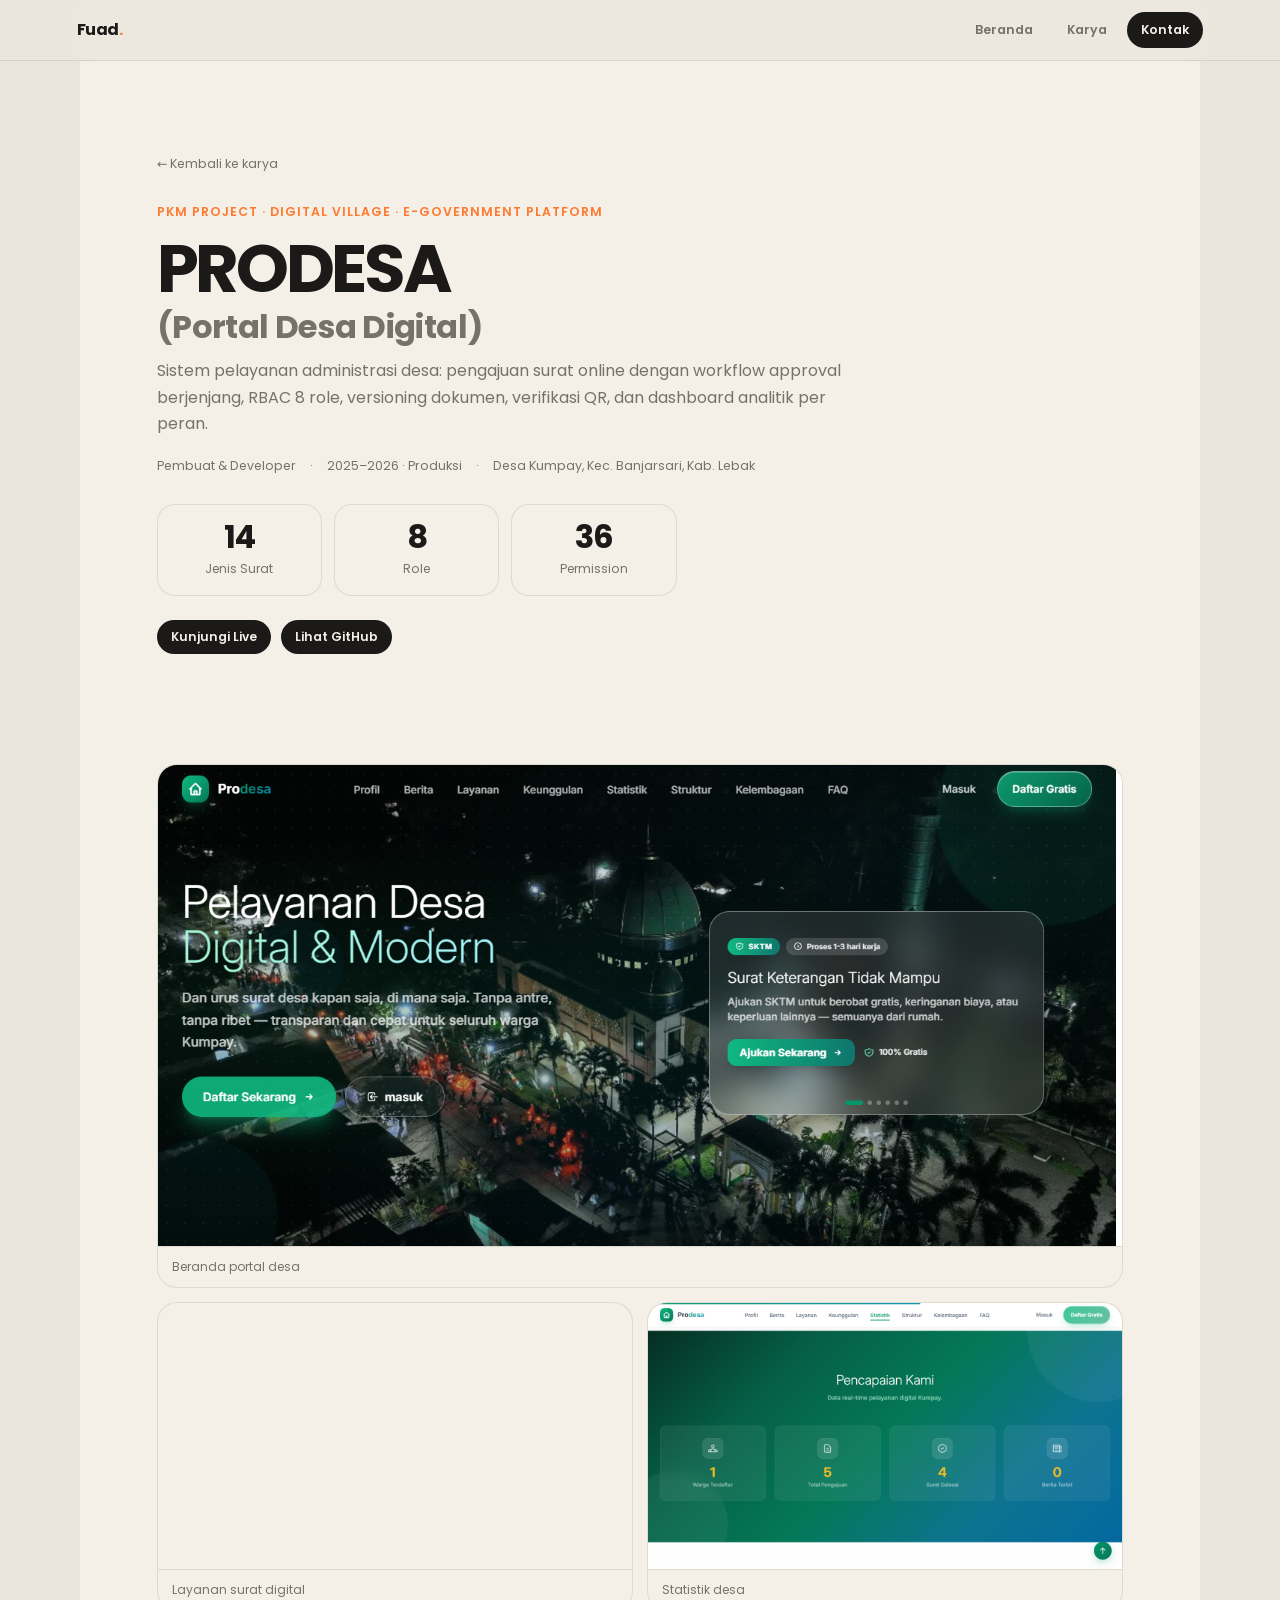
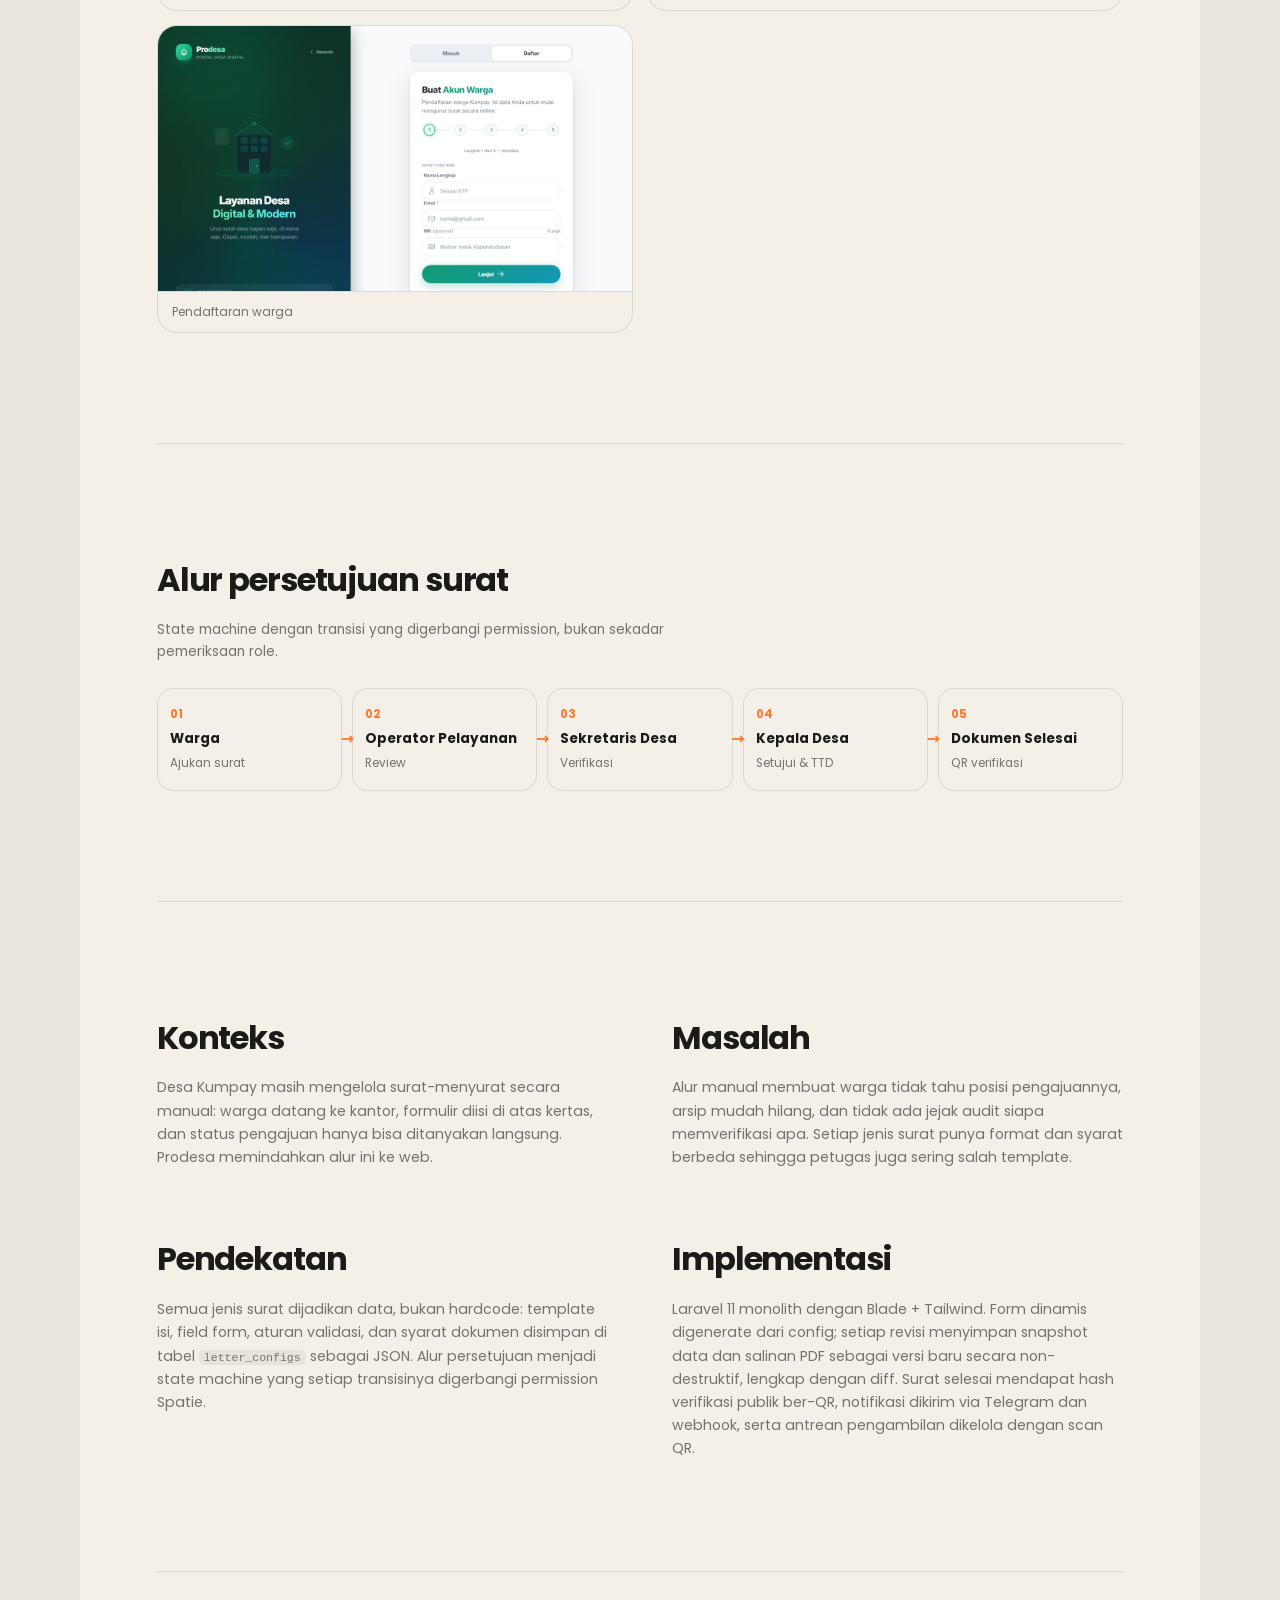
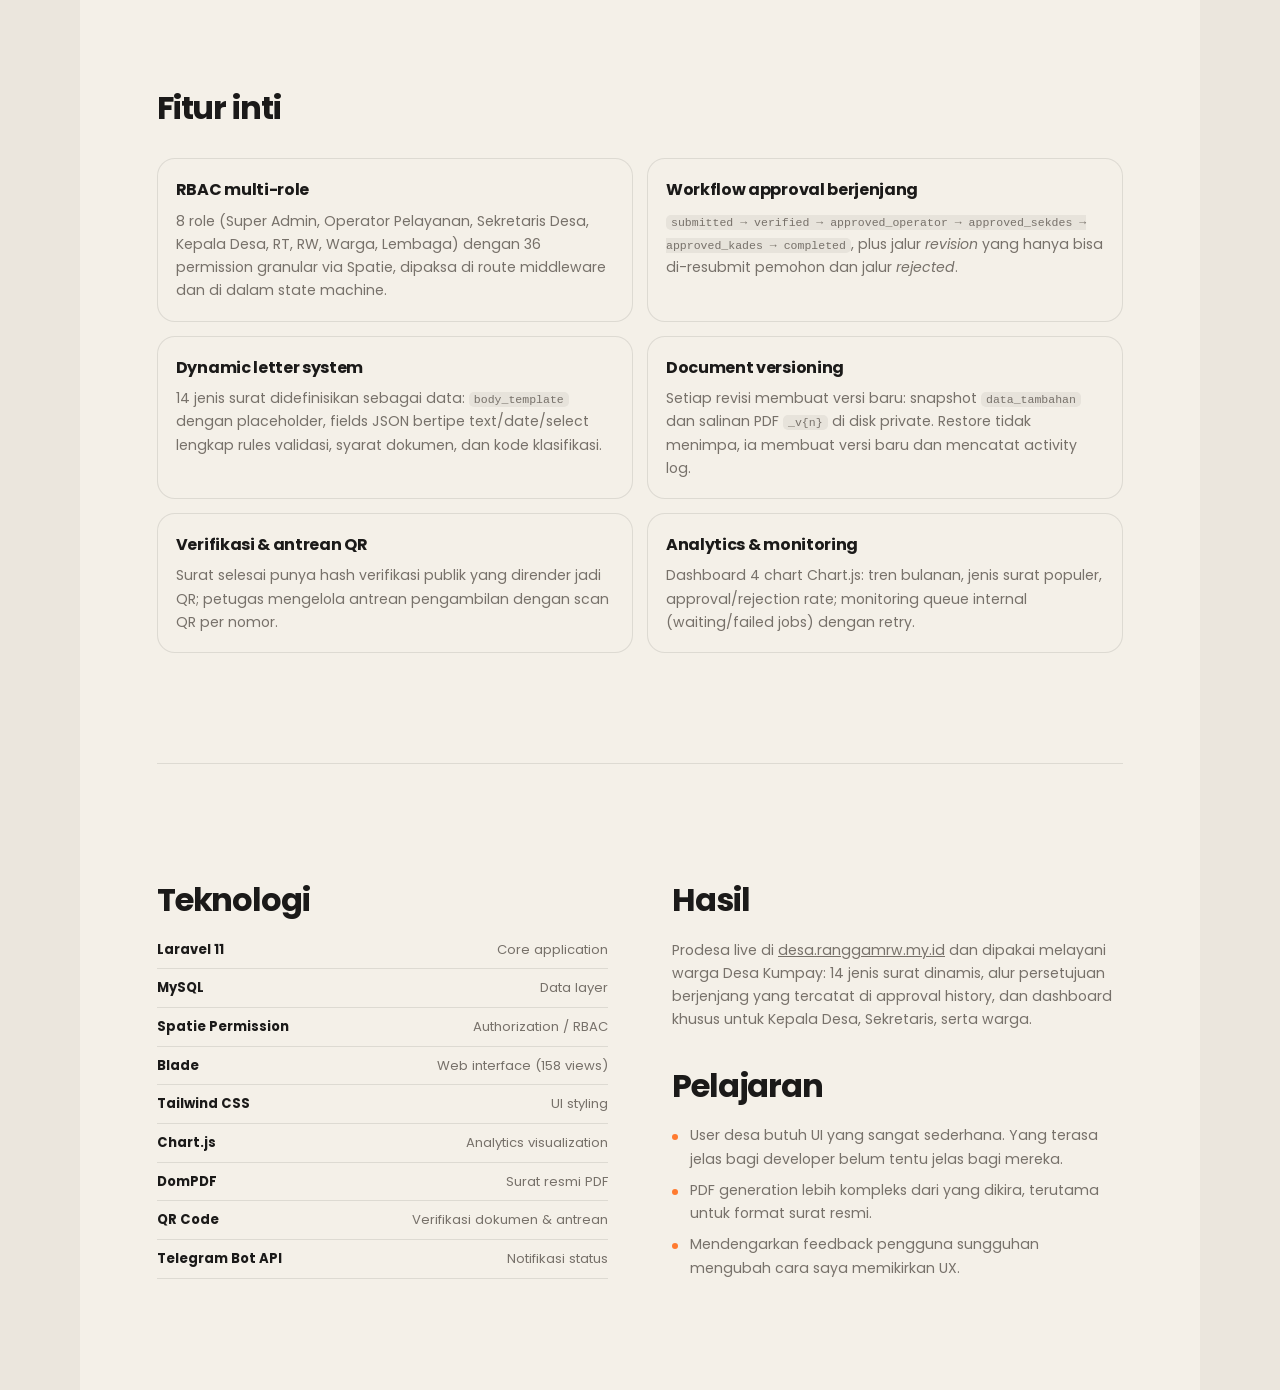
<file: prodesa.html>
<!DOCTYPE html>
<html lang="id">
<head>
<meta charset="UTF-8">
<meta name="viewport" content="width=device-width, initial-scale=1">
<title>PRODESA (Portal Desa Digital) — Detail Project</title>
<meta name="description" content="Detail PRODESA: sistem pelayanan administrasi desa dengan 14 jenis surat dinamis, alur persetujuan berjenjang, RBAC 8 role, dan verifikasi QR.">
<meta name="author" content="Muhammad Arif Fuad Shafwan">
<link rel="preconnect" href="https://fonts.googleapis.com">
<link rel="preconnect" href="https://fonts.gstatic.com" crossorigin>
<link rel="stylesheet" href="https://fonts.googleapis.com/css2?family=Poppins:wght@400;500;600;700;800&display=swap">
<link rel="icon" type="image/svg+xml" href="data:image/svg+xml,%3Csvg xmlns='http://www.w3.org/2000/svg' viewBox='0 0 64 64'%3E%3Crect width='64' height='64' rx='16' fill='%23f4f0e8'/%3E%3Ccircle cx='28' cy='28' r='15' fill='%232f5bff'/%3E%3Ccircle cx='46' cy='46' r='8' fill='%23ff7a2f'/%3E%3C/svg%3E">
<meta name="theme-color" content="#ebe6dd">
<link rel="stylesheet" href="style.css">
</head>
<body>

<nav class="nav" aria-label="Navigasi utama">
  <a class="nav-brand" href="index.html">Fuad<span>.</span></a>
  <button class="nav-toggle" type="button" aria-label="Buka menu" aria-expanded="false" aria-controls="navMenu"><span></span><span></span><span></span></button>
  <div class="nav-links" id="navMenu">
    <a href="index.html">Beranda</a>
    <a href="index.html#works">Karya</a>
    <a class="cta" href="index.html#contact">Kontak</a>
  </div>
</nav>

<main class="sheet detail" id="prodesaDetail">
  <section class="block detail-hero reveal">
    <a class="back" href="index.html#works">← Kembali ke karya</a>
    <div class="detail-kicker">PKM Project · Digital Village · e-Government Platform</div>
    <h1>PRODESA <span>(Portal Desa Digital)</span></h1>
    <p class="detail-lead">Sistem pelayanan administrasi desa: pengajuan surat online dengan workflow approval berjenjang, RBAC 8 role, versioning dokumen, verifikasi QR, dan dashboard analitik per peran.</p>
    <div class="detail-meta">
      <span>Pembuat &amp; Developer</span>
      <span>2025–2026 · Produksi</span>
      <span>Desa Kumpay, Kec. Banjarsari, Kab. Lebak</span>
    </div>
    <div class="detail-stats">
      <div><b>14</b><span>Jenis Surat</span></div>
      <div><b>8</b><span>Role</span></div>
      <div><b>36</b><span>Permission</span></div>
    </div>
    <div class="detail-links">
      <a class="proj-link" href="https://desa.ranggamrw.my.id" target="_blank" rel="noopener">Kunjungi Live</a>
      <a class="proj-link" href="https://github.com/ranggamaulana111111-bit/desamoderen" target="_blank" rel="noopener">Lihat GitHub</a>
    </div>
  </section>

  <section class="detail-gallery wf reveal" aria-label="Tampilan PRODESA">
    <figure class="shot shot-wide"><img src="img/prodesa-beranda.png" alt="Beranda portal PRODESA Desa Kumpay" loading="lazy" decoding="async"><figcaption>Beranda portal desa</figcaption></figure>
    <figure class="shot"><img src="img/prodesa-layanan.png" alt="Halaman layanan surat PRODESA" loading="lazy" decoding="async"><figcaption>Layanan surat digital</figcaption></figure>
    <figure class="shot"><img src="img/prodesa-statistik.png" alt="Statistik penggunaan PRODESA" loading="lazy" decoding="async"><figcaption>Statistik desa</figcaption></figure>
    <figure class="shot"><img src="img/prodesa-daftar.png" alt="Halaman pendaftaran warga PRODESA" loading="lazy" decoding="async"><figcaption>Pendaftaran warga</figcaption></figure>
  </section>

  <section class="block detail-block reveal">
    <h2>Alur persetujuan surat</h2>
    <p class="detail-note">State machine dengan transisi yang digerbangi permission, bukan sekadar pemeriksaan role.</p>
    <ol class="detail-flow">
      <li><b>01</b><strong>Warga</strong><span>Ajukan surat</span></li>
      <li><b>02</b><strong>Operator Pelayanan</strong><span>Review</span></li>
      <li><b>03</b><strong>Sekretaris Desa</strong><span>Verifikasi</span></li>
      <li><b>04</b><strong>Kepala Desa</strong><span>Setujui &amp; TTD</span></li>
      <li><b>05</b><strong>Dokumen Selesai</strong><span>QR verifikasi</span></li>
    </ol>
  </section>

  <section class="block detail-cols reveal">
    <article><h2>Konteks</h2><p>Desa Kumpay masih mengelola surat-menyurat secara manual: warga datang ke kantor, formulir diisi di atas kertas, dan status pengajuan hanya bisa ditanyakan langsung. Prodesa memindahkan alur ini ke web.</p></article>
    <article><h2>Masalah</h2><p>Alur manual membuat warga tidak tahu posisi pengajuannya, arsip mudah hilang, dan tidak ada jejak audit siapa memverifikasi apa. Setiap jenis surat punya format dan syarat berbeda sehingga petugas juga sering salah template.</p></article>
    <article><h2>Pendekatan</h2><p>Semua jenis surat dijadikan data, bukan hardcode: template isi, field form, aturan validasi, dan syarat dokumen disimpan di tabel <code>letter_configs</code> sebagai JSON. Alur persetujuan menjadi state machine yang setiap transisinya digerbangi permission Spatie.</p></article>
    <article><h2>Implementasi</h2><p>Laravel 11 monolith dengan Blade + Tailwind. Form dinamis digenerate dari config; setiap revisi menyimpan snapshot data dan salinan PDF sebagai versi baru secara non-destruktif, lengkap dengan diff. Surat selesai mendapat hash verifikasi publik ber-QR, notifikasi dikirim via Telegram dan webhook, serta antrean pengambilan dikelola dengan scan QR.</p></article>
  </section>

  <section class="block detail-block reveal">
    <h2>Fitur inti</h2>
    <div class="feature-list">
      <article><h3>RBAC multi-role</h3><p>8 role (Super Admin, Operator Pelayanan, Sekretaris Desa, Kepala Desa, RT, RW, Warga, Lembaga) dengan 36 permission granular via Spatie, dipaksa di route middleware dan di dalam state machine.</p></article>
      <article><h3>Workflow approval berjenjang</h3><p><code>submitted → verified → approved_operator → approved_sekdes → approved_kades → completed</code>, plus jalur <em>revision</em> yang hanya bisa di-resubmit pemohon dan jalur <em>rejected</em>.</p></article>
      <article><h3>Dynamic letter system</h3><p>14 jenis surat didefinisikan sebagai data: <code>body_template</code> dengan placeholder, fields JSON bertipe text/date/select lengkap rules validasi, syarat dokumen, dan kode klasifikasi.</p></article>
      <article><h3>Document versioning</h3><p>Setiap revisi membuat versi baru: snapshot <code>data_tambahan</code> dan salinan PDF <code>_v{n}</code> di disk private. Restore tidak menimpa, ia membuat versi baru dan mencatat activity log.</p></article>
      <article><h3>Verifikasi &amp; antrean QR</h3><p>Surat selesai punya hash verifikasi publik yang dirender jadi QR; petugas mengelola antrean pengambilan dengan scan QR per nomor.</p></article>
      <article><h3>Analytics &amp; monitoring</h3><p>Dashboard 4 chart Chart.js: tren bulanan, jenis surat populer, approval/rejection rate; monitoring queue internal (waiting/failed jobs) dengan retry.</p></article>
    </div>
  </section>

  <section class="block detail-cols reveal">
    <article><h2>Teknologi</h2><ul class="detail-tags">
      <li><b>Laravel 11</b><span>Core application</span></li>
      <li><b>MySQL</b><span>Data layer</span></li>
      <li><b>Spatie Permission</b><span>Authorization / RBAC</span></li>
      <li><b>Blade</b><span>Web interface (158 views)</span></li>
      <li><b>Tailwind CSS</b><span>UI styling</span></li>
      <li><b>Chart.js</b><span>Analytics visualization</span></li>
      <li><b>DomPDF</b><span>Surat resmi PDF</span></li>
      <li><b>QR Code</b><span>Verifikasi dokumen &amp; antrean</span></li>
      <li><b>Telegram Bot API</b><span>Notifikasi status</span></li>
    </ul></article>
    <article><h2>Hasil</h2><p>Prodesa live di <a href="https://desa.ranggamrw.my.id" target="_blank" rel="noopener">desa.ranggamrw.my.id</a> dan dipakai melayani warga Desa Kumpay: 14 jenis surat dinamis, alur persetujuan berjenjang yang tercatat di approval history, dan dashboard khusus untuk Kepala Desa, Sekretaris, serta warga.</p>
      <h2 class="detail-sub">Pelajaran</h2>
      <ul class="detail-lessons">
        <li>User desa butuh UI yang sangat sederhana. Yang terasa jelas bagi developer belum tentu jelas bagi mereka.</li>
        <li>PDF generation lebih kompleks dari yang dikira, terutama untuk format surat resmi.</li>
        <li>Mendengarkan feedback pengguna sungguhan mengubah cara saya memikirkan UX.</li>
      </ul>
    </article>
  </section>
</main>

<div class="lb" id="lb" role="dialog" aria-modal="true" aria-label="Tampilan gambar diperbesar" hidden>
  <button class="x" id="lbClose" type="button" aria-label="Tutup">&times;</button>
  <button class="p" id="lbPrev" type="button" aria-label="Gambar sebelumnya">&#8249;</button>
  <img id="lbImg" alt="">
  <button class="n" id="lbNext" type="button" aria-label="Gambar berikutnya">&#8250;</button>
  <div class="meta"><b id="lbCap"></b><span id="lbCount"></span></div>
</div>

<script src="script.js" defer></script>
</body>
</html>
</file>
<file: style.css>
/* Portofolio — gaya tampilan */
:root {
  --bg: #ebe6dd;
  --sheet: #f4f0e8;
  --ink: #1b1a19;
  --muted: #77716a;
  --line: rgba(27, 26, 25, .1);
  --orange: #ff7a2f;
  --blue: #2f5bff;
  --green: #2fbf6c;
}
* { box-sizing: border-box; margin: 0; padding: 0; }
html { scroll-behavior: smooth; }
body {
  background: var(--bg); color: var(--ink);
  font-family: "Poppins", "Segoe UI", system-ui, -apple-system, sans-serif;
  line-height: 1.65; overflow-x: hidden;
}
a { color: inherit; }
a:focus-visible { outline: 3px solid var(--blue); outline-offset: 3px; }
img { display: block; max-width: 100%; }

/* Hero 3D */
.hero { position: relative; height: 100vh; min-height: 520px; display: grid; place-items: end center; overflow: hidden; }
#heroCanvas { position: absolute; inset: 0; width: 100%; height: 100%; }
.hero-cap { position: relative; text-align: center; padding-bottom: 36px; color: var(--muted); font-size: .85rem; letter-spacing: .08em; text-transform: uppercase; }
.hero-cap b { display: block; color: var(--ink); letter-spacing: -.01em; text-transform: none; font-size: 1.05rem; margin-bottom: 2px; }
.hero-cap i { display: block; margin: 12px auto 0; width: 22px; height: 36px; border: 2px solid var(--muted); border-radius: 12px; position: relative; }
.hero-cap i::after { content: ""; position: absolute; left: 50%; top: 7px; width: 3px; height: 7px; margin-left: -1.5px; border-radius: 2px; background: var(--muted); animation: wheel 1.6s infinite; }
.hero-actions { display: flex; justify-content: center; gap: 10px; margin-top: 16px; text-transform: none; letter-spacing: 0; }
.btn { display: inline-flex; align-items: center; justify-content: center; min-height: 40px; padding: 0 18px; border-radius: 999px; border: 1px solid var(--line); background: rgba(255, 255, 255, .72); color: var(--ink); text-decoration: none; font-size: .8rem; font-weight: 600; transition: transform .2s, background .2s, border-color .2s; }
.btn:hover { transform: translateY(-2px); border-color: var(--ink); }
.btn.solid { background: var(--ink); border-color: var(--ink); color: var(--sheet); }
.btn.solid:hover { background: var(--orange); border-color: var(--orange); }
/* Navigasi atas */
.nav { position: fixed; top: 0; left: 0; right: 0; z-index: 40; display: flex; align-items: center; justify-content: space-between; gap: 16px; padding: 12px clamp(18px, 6vw, 80px); background: rgba(235, 230, 221, .82); -webkit-backdrop-filter: blur(14px); backdrop-filter: blur(14px); border-bottom: 1px solid var(--line); transition: padding .25s, background .25s; }
.nav.scrolled { padding: 8px clamp(18px, 6vw, 80px); background: rgba(235, 230, 221, .92); }
.nav-brand { font-size: 1rem; font-weight: 700; letter-spacing: -.03em; text-decoration: none; white-space: nowrap; }
.nav-brand span { color: var(--orange); }
.nav-links { display: flex; align-items: center; gap: 6px; }
.nav-links a { display: inline-flex; align-items: center; min-height: 36px; padding: 0 14px; border-radius: 999px; text-decoration: none; font-size: .78rem; font-weight: 600; color: var(--muted); white-space: nowrap; transition: color .2s, background .2s; }
.nav-links a:hover { color: var(--ink); background: rgba(27, 26, 25, .07); }
.nav-links a.cta { background: var(--ink); color: var(--sheet); }
.nav-links a.cta:hover { background: var(--orange); color: var(--sheet); }
.nav-toggle { display: none; width: 38px; height: 38px; border: 0; border-radius: 10px; background: rgba(27, 26, 25, .06); cursor: pointer; flex-direction: column; align-items: center; justify-content: center; gap: 4px; }
.nav-toggle span { width: 18px; height: 2px; background: var(--ink); border-radius: 2px; transition: transform .25s, opacity .25s; }
.nav-toggle[aria-expanded="true"] span:nth-child(1) { transform: translateY(6px) rotate(45deg); }
.nav-toggle[aria-expanded="true"] span:nth-child(2) { opacity: 0; }
.nav-toggle[aria-expanded="true"] span:nth-child(3) { transform: translateY(-6px) rotate(-45deg); }
html.respect-rm .nav-links a { transition: none; }
#works, #contact { scroll-margin-top: 76px; }
@media (max-width: 640px) {
  .nav { padding: 10px 16px; }
  .nav-brand { font-size: .92rem; }
  .nav-toggle { display: flex; }
  .nav-links { position: absolute; top: 100%; left: 0; right: 0; flex-direction: column; align-items: stretch; gap: 4px; padding: 10px 16px 16px; background: rgba(235, 230, 221, .96); backdrop-filter: blur(14px); border-bottom: 1px solid var(--line); display: none; }
  .nav-links.open { display: flex; }
  .nav-links a { justify-content: center; }
}
@keyframes wheel { 0% { opacity: 1; transform: translateY(0); } 100% { opacity: 0; transform: translateY(10px); } }

/* Lembar utama ala halaman Behance */
.sheet { max-width: 1120px; margin: 0 auto; background: var(--sheet); padding: 0 clamp(18px, 6vw, 80px); }
.block { padding: clamp(56px, 9vw, 110px) 0; border-top: 1px solid var(--line); }
.block:first-child { border-top: 0; }
h2.title { font-size: clamp(1.8rem, 4.5vw, 3rem); letter-spacing: -.035em; line-height: 1.1; text-align: center; }
.sub { text-align: center; color: var(--muted); font-size: .85rem; margin: 6px auto 0; max-width: 58ch; }
.title-wrap { position: relative; display: flex; justify-content: center; align-items: center; gap: 22px; margin-bottom: clamp(32px, 5vw, 56px); flex-wrap: wrap; }
.title-wrap .t { text-align: center; }
.sec-head { max-width: 780px; margin: 0 auto clamp(36px, 5vw, 60px); text-align: center; }
.sec-head h2 { font-size: clamp(2rem, 4.4vw, 3.4rem); letter-spacing: -.04em; line-height: 1.08; margin: 10px 0 12px; }
.sec-head p { color: var(--muted); max-width: 58ch; margin: 0 auto; }
.orbs { position: relative; width: 70px; height: 56px; }
.orb { position: absolute; border-radius: 50%; animation: float 5s ease-in-out infinite; }
.orb.big { width: 38px; height: 38px; left: 6px; top: 0; background: radial-gradient(circle at 30% 28%, #8fb0ff, var(--blue) 55%, #1b3bb8); box-shadow: 0 8px 14px rgba(47, 91, 255, .35); }
.orb.small { width: 16px; height: 16px; left: 44px; top: 36px; background: radial-gradient(circle at 30% 28%, #ffc08f, var(--orange) 60%, #c2410c); box-shadow: 0 5px 10px rgba(255, 122, 47, .4); animation-delay: -2s; }
.orbs.swap .orb.big { background: radial-gradient(circle at 30% 28%, #ffc08f, var(--orange) 55%, #c2410c); box-shadow: 0 8px 14px rgba(255, 122, 47, .35); }
.orbs.swap .orb.small { background: radial-gradient(circle at 30% 28%, #8fe8b5, var(--green) 60%, #17894a); box-shadow: 0 5px 10px rgba(47, 191, 108, .4); }
@keyframes float { 0%, 100% { transform: translateY(0); } 50% { transform: translateY(-8px); } }

/* Profil (meniru contoh): teks di kiri, perangkat 3D di kanan */
.hello { display: grid; grid-template-columns: 1fr 1.15fr; gap: clamp(20px, 4vw, 56px); align-items: center; }
.hello h2 { font-size: clamp(1.8rem, 3.4vw, 2.4rem); letter-spacing: -.03em; margin-bottom: 12px; min-height: 1.2em; }
.caret { display: inline-block; width: 3px; height: .85em; margin-left: 4px; background: currentColor; vertical-align: -.06em; animation: blink 1s steps(1) infinite; }
@keyframes blink { 50% { opacity: 0; } }
.hello p { color: var(--muted); text-align: justify; max-width: 470px; font-size: .92rem; }
.facts { list-style: none; display: grid; gap: 6px; margin-top: 18px; max-width: 430px; }
.facts li { display: flex; justify-content: space-between; gap: 18px; padding: 7px 0; border-bottom: 1px solid var(--line); font-size: .8rem; }
.facts span { color: var(--muted); }
.facts b { font-weight: 600; text-align: right; }
.device3d { position: relative; width: 100%; max-width: 620px; aspect-ratio: 1; justify-self: center; }
#deviceCanvas { position: absolute; inset: 0; width: 100%; height: 100%; }
.device { position: absolute; left: 50%; top: 50%; width: 52%; aspect-ratio: 1; margin: -26% 0 0 -26%; border-radius: 34px; background: linear-gradient(145deg, #fff, #ddd6c9); box-shadow: 0 30px 40px -16px rgba(0,0,0,.28), inset 0 -6px 10px rgba(0,0,0,.06); transform: rotate(-12deg); }
.device::before { content: ""; position: absolute; inset: 14% 16% 22% 12%; border-radius: 18px; background: #14151a; }
.device::after { content: ""; position: absolute; right: 10%; top: 28%; width: 9%; height: 9%; border-radius: 50%; background: var(--orange); box-shadow: 0 34px 0 -1px var(--orange); }
.device-photo { position: absolute; left: 12%; top: 14%; width: 72%; height: 64%; border-radius: 18px; object-fit: cover; box-shadow: 0 10px 22px -12px rgba(0,0,0,.55); }
.device3d.ok .device { display: none; }
.connect { margin-top: clamp(28px, 4vw, 48px); }
.connect h3 { font-size: 1.35rem; letter-spacing: -.03em; margin-bottom: 14px; }
.connect ul { list-style: none; display: grid; grid-template-columns: repeat(2, minmax(0, 1fr)); gap: 12px 28px; max-width: 460px; }
.connect li { display: flex; align-items: center; gap: 10px; font-size: .82rem; min-width: 0; }
.connect li span { min-width: 0; overflow-wrap: anywhere; }
.ico { flex: none; width: 20px; height: 20px; display: grid; place-items: center; color: var(--ink); font-style: normal; font-size: .7rem; font-weight: 700; }
.connect a { text-decoration: none; }
.connect a:hover { color: var(--orange); }
@media (max-width: 520px) { .connect ul { grid-template-columns: 1fr; } }

/* Education / career */
.two { display: grid; grid-template-columns: 1fr 1fr; gap: clamp(28px, 6vw, 80px); }
.two.spaced { margin-top: clamp(40px, 6vw, 72px); }
#notesList { display: grid; gap: 12px; max-width: 720px; margin: 0 auto; }
#testiList { display: grid; gap: 16px; max-width: 720px; margin: 0 auto; }
.note { padding: 12px 0; border-bottom: 1px solid var(--line); }
.note h3 { font-size: 1rem; letter-spacing: -.02em; }
.note p { color: var(--muted); font-size: .85rem; margin-top: 4px; }
.quote { border-left: 3px solid var(--orange); padding: 8px 16px; color: var(--muted); font-size: .9rem; }
.quote cite { display: block; margin-top: 6px; font-style: normal; font-weight: 600; color: var(--ink); font-size: .8rem; }
.two h3 { font-size: 1.6rem; letter-spacing: -.03em; margin-bottom: 18px; }
.tl { list-style: none; border-left: 2px solid var(--line); padding-left: 18px; }
.tl li { position: relative; margin-bottom: 20px; }
.tl li::before { content: ""; position: absolute; left: -24px; top: 9px; width: 8px; height: 8px; border-radius: 50%; background: var(--ink); }
.tl strong { display: block; font-size: 1rem; }
.tl small { display: block; color: var(--muted); font-size: .82rem; line-height: 1.5; }

/* Tools */
.tools { display: grid; grid-template-columns: repeat(3, 76px); gap: 22px 26px; margin-top: 4px; }
.tool { text-align: center; font-size: .7rem; color: var(--muted); }
.tile { width: 72px; height: 72px; border-radius: 20px; display: grid; place-items: center; color: #fff; font-weight: 800; font-size: 1.35rem; letter-spacing: -.04em; margin-bottom: 6px; background: linear-gradient(145deg, var(--c1), var(--c2));
        box-shadow: 0 14px 18px -8px rgba(0,0,0,.4), inset 0 2px 3px rgba(255,255,255,.35), inset 0 -4px 6px rgba(0,0,0,.18);
        transition: transform .3s; }
.tool:hover .tile { transform: translateY(-6px) rotate(-4deg); }
.skills { list-style: none; columns: 2; column-gap: 28px; font-size: .92rem; }
.skills li { break-inside: avoid; margin-bottom: 8px; padding-left: 16px; position: relative; }
.skills li::before { content: ""; position: absolute; left: 0; top: .6em; width: 6px; height: 6px; border-radius: 50%; background: var(--ink); }
.skills em { color: var(--muted); font-style: normal; font-size: .78rem; }

/* Karya */
.work { margin-bottom: clamp(56px, 8vw, 96px); }
.work:last-child { margin-bottom: 0; }
.work .img { border-radius: 22px; width: 100%; box-shadow: 0 24px 40px -22px rgba(0,0,0,.35); }
.work.wide .cap { text-align: center; margin-top: 18px; color: var(--muted); font-weight: 600; font-size: .95rem; }
.work.split { display: grid; grid-template-columns: 1fr 1fr; gap: clamp(24px, 6vw, 72px); align-items: center; }
.work.split.rev .media { order: 2; }
.work.split .media { display: grid; place-items: center; }
.work.split .media .img { max-height: 520px; width: auto; max-width: 100%; }
.work .txt h3 { font-size: clamp(1.3rem, 2.8vw, 1.9rem); letter-spacing: -.03em; line-height: 1.2; }
.work .txt .kicker { color: var(--orange); font-weight: 600; font-size: .78rem; letter-spacing: .06em; text-transform: uppercase; margin-bottom: 6px; }
.work .txt p { color: var(--muted); font-size: .92rem; margin: 12px 0 16px; }
.work .mini { font-size: .72rem; color: var(--muted); margin-bottom: 8px; }
.mini-tools { display: flex; gap: 8px; }
.mini-tools b { width: 30px; height: 30px; border-radius: 9px; display: grid; place-items: center; color: #fff; font-size: .66rem; background: linear-gradient(135deg, var(--c1), var(--c2)); }
.work.feature { display: grid; grid-template-columns: minmax(0, 1fr) minmax(0, 1.05fr); gap: clamp(28px, 5vw, 72px); align-items: start; padding: clamp(24px, 4vw, 44px); border: 1px solid var(--line); border-radius: 28px; background: rgba(255,255,255,.38); }
.work.feature .kicker { color: var(--orange); font-weight: 600; font-size: .78rem; letter-spacing: .06em; text-transform: uppercase; margin-bottom: 8px; }
.work.feature h3 { font-size: clamp(1.6rem, 3.2vw, 2.4rem); letter-spacing: -.03em; line-height: 1.15; }
.work.feature .lead { color: var(--muted); font-size: .93rem; margin: 14px 0; }
.feature-meta { display: flex; flex-wrap: wrap; gap: 6px 8px; color: var(--muted); font-size: .78rem; }
.feature-meta span + span::before { content: "·"; margin-right: 8px; }
.feature-stats { display: grid; grid-template-columns: repeat(3, 1fr); gap: 10px; margin: 18px 0; }
.feature-stats div { background: var(--sheet); border: 1px solid var(--line); border-radius: 16px; padding: 12px 8px; text-align: center; }
.feature-stats b { display: block; font-size: 1.55rem; line-height: 1; }
.feature-stats span { display: block; margin-top: 6px; color: var(--muted); font-size: .72rem; }
.feature-flow { list-style: none; display: grid; gap: 8px; margin: 0 0 18px; }
.feature-flow li { display: flex; align-items: center; gap: 10px; color: var(--muted); font-size: .82rem; }
.feature-flow b { flex: none; width: 22px; height: 22px; border-radius: 50%; background: var(--ink); color: var(--sheet); display: grid; place-items: center; font-size: .7rem; }
.feature-stack { display: flex; flex-wrap: wrap; gap: 6px; margin-bottom: 18px; }
.feature-stack .tag { border: 1px solid var(--line); border-radius: 999px; padding: 5px 10px; font-size: .7rem; color: var(--muted); background: rgba(255,255,255,.4); }
.feature-links { display: flex; flex-wrap: wrap; gap: 8px; margin-top: 18px; }
.proj-link { display: inline-flex; align-items: center; min-height: 34px; padding: 0 14px; border-radius: 999px; background: var(--ink); color: var(--sheet); text-decoration: none; font-size: .76rem; font-weight: 600; }
.proj-link:hover { background: var(--orange); }
.feature-media { display: grid; gap: 12px; }
.feature-main .img { aspect-ratio: 16/10; object-fit: cover; border-radius: 20px; }
.feature-thumbs { display: grid; grid-template-columns: 1fr 1fr; gap: 12px; }
.feature-thumbs .img { aspect-ratio: 4/3; object-fit: cover; border-radius: 14px; }
@media (max-width: 760px) { .work.feature { grid-template-columns: 1fr; padding: 20px; border-radius: 22px; } .feature-stats { gap: 8px; } .feature-thumbs { gap: 8px; } }
.work.row .head { text-align: center; margin-bottom: 24px; }
.work.row .head h3 { font-size: 1.05rem; }
.work.row .head span { color: var(--muted); font-size: .8rem; }
.row3 { display: grid; grid-template-columns: repeat(3, 1fr); gap: clamp(10px, 2.5vw, 28px); align-items: center; }
.row3 .img { border-radius: 18px; }
.row3 .img:nth-child(2) { transform: scale(1.06); }

/* Kontak */
/* Let's Collaborate: judul blur-in + pil kontak melayang (meniru contoh) */
.collab { text-align: center; }
.collab > .eyebrow { margin-bottom: 18px; }
.stage { position: relative; width: 100%; max-width: 940px; height: clamp(440px, 64vh, 560px); margin: 0 auto; }
.cl { position: absolute; left: 50%; top: 52%; transform: translate(-50%, -50%); width: 100%; font-size: clamp(2rem, 6.4vw, 4.2rem); font-weight: 800; letter-spacing: -.04em; line-height: 1.08; }
.cl .w, .stage .chip { opacity: 0; filter: blur(14px); transition: opacity .8s ease var(--od, 0s), filter .8s ease var(--od, 0s), transform .9s cubic-bezier(.2, .8, .2, 1) var(--od, 0s); }
.cl .w { display: inline-block; transform: translateY(14px); }
.cl .w:nth-child(1) { --d: 0s; --od: .3s; }
.cl .w:nth-child(2) { --d: .22s; --od: 0s; }
.stage.on .cl .w { opacity: 1; filter: none; transform: none; transition-delay: var(--d, 0s); }
.stage ul { list-style: none; }
.stage .chip { position: absolute; left: var(--x); top: var(--y); transform: translate(-50%, -50%) translateY(14px) scale(.92); }
.stage.on .chip { opacity: 1; filter: none; transform: translate(-50%, -50%); transition-delay: var(--d, 0s); }
.pill { display: flex; align-items: center; gap: 9px; padding: 6px 15px 6px 6px; border-radius: 999px; background: rgba(255, 255, 255, .72); border: 1px solid var(--line); box-shadow: 0 10px 22px -12px rgba(0, 0, 0, .3); font-size: .82rem; white-space: nowrap; color: var(--ink); text-decoration: none; animation: bob 5.2s ease-in-out infinite; animation-delay: var(--fd, 0s); }
a.pill:hover { border-color: var(--orange); color: var(--orange); }
.stage:not(.on) .pill { animation-play-state: paused; }
.pill .pi { flex: none; width: 26px; height: 26px; border-radius: 50%; background: var(--ink); color: var(--sheet); display: grid; place-items: center; font-size: .6rem; font-weight: 700; }
@keyframes bob { 0%, 100% { transform: translateY(0); } 50% { transform: translateY(-6px); } }
.stage.static .pill { animation: none; }
.stage.static .w, .stage.static .chip { transition: none; }
.ico svg { width: 15px; height: 15px; }
.cv { display: inline-flex; align-items: center; gap: 8px; margin-top: 28px; padding: 12px 26px; border-radius: 999px; background: var(--ink); color: var(--sheet); text-decoration: none; font-weight: 600; font-size: .9rem; transition: transform .25s ease, background .25s ease; }
.cv:hover { transform: translateY(-2px); background: var(--orange); }
.cv[hidden] { display: none; }
html.respect-rm .cv { transition: none; }
@media (max-width: 640px) {
  .stage { height: 520px; }
  .stage .chip { left: var(--mx); top: var(--my); }
  .pill { font-size: .76rem; }
}
footer { text-align: center; padding: 28px 16px 40px; color: var(--muted); font-size: .78rem; }

/* Lightbox */
.zoomable { cursor: zoom-in; }
.lb { position: fixed; inset: 0; z-index: 50; background: rgba(15, 14, 13, .93); display: grid; grid-template-rows: 1fr auto; place-items: center; padding: 56px 12px 18px; }
.lb[hidden] { display: none; }
.lb figure { display: contents; }
.lb img { max-width: min(94vw, 1200px); max-height: calc(100vh - 150px); object-fit: contain; border-radius: 12px; box-shadow: 0 30px 60px rgba(0,0,0,.5); touch-action: pan-y; }
.lb .meta { color: #d8d2c8; font-size: .85rem; text-align: center; padding-top: 14px; }
.lb .meta b { font-weight: 600; }
.lb .meta span { color: #9a948a; margin-left: 10px; }
.lb button { position: absolute; width: 46px; height: 46px; border-radius: 50%; border: 0; background: rgba(255,255,255,.14); color: #fff; font-size: 1.4rem; cursor: pointer; display: grid; place-items: center; transition: background .2s; }
.lb button:hover { background: rgba(255,255,255,.28); }
.lb button:focus-visible { outline: 3px solid #8fb0ff; outline-offset: 2px; }
.lb button[hidden] { display: none; }
.lb .x { top: 12px; right: 12px; }
.lb .p { left: 12px; top: 50%; transform: translateY(-50%); }
.lb .n { right: 12px; top: 50%; transform: translateY(-50%); }
@media (max-width: 760px) { .lb .p, .lb .n { top: auto; bottom: 14px; transform: none; } .lb .p { left: 14px; } .lb .n { right: 14px; } }

.reveal { opacity: 0; transform: translateY(26px); transition: opacity .8s ease, transform .8s ease; }
.reveal.in { opacity: 1; transform: none; }
/* Diterapkan lewat class agar ?motion=reduce juga mematikan animasi CSS,
   bukan hanya saat sistem operasi meminta "kurangi gerakan". */
html.respect-rm { scroll-behavior: auto; }
html.respect-rm .reveal { opacity: 1; transform: none; transition: none; }
html.respect-rm .orb, html.respect-rm .hero-cap i::after, html.respect-rm .caret, html.respect-rm .pill { animation: none; }
@media (max-width: 760px) {
  .hello, .two, .work.split { grid-template-columns: 1fr; }
  .work.split.rev .media { order: 0; }
  .device { margin-top: 10px; }
  .hero-actions { flex-wrap: wrap; }
  .row3 .img:nth-child(2) { transform: none; }
}

/* Detail project */
.detail-hero { padding-top: clamp(96px, 12vw, 150px); }
.back { display: inline-flex; align-items: center; color: var(--muted); text-decoration: none; font-size: .78rem; }
.back:hover { color: var(--orange); }
.detail-kicker { margin-top: 26px; color: var(--orange); font-weight: 600; font-size: .78rem; letter-spacing: .08em; text-transform: uppercase; }
.detail-hero h1 { font-size: clamp(2.2rem, 6vw, 4.2rem); line-height: 1.06; letter-spacing: -.05em; margin: 10px 0 14px; }
.detail-hero h1 span { display: block; font-size: .48em; color: var(--muted); letter-spacing: -.02em; margin-top: 6px; }
.detail-lead { max-width: 70ch; color: var(--muted); font-size: 1rem; }
.detail-meta { display: flex; flex-wrap: wrap; gap: 6px 14px; margin-top: 18px; color: var(--muted); font-size: .78rem; }
.detail-meta span + span::before { content: "·"; margin-right: 14px; }
.detail-stats { display: grid; grid-template-columns: repeat(3, 1fr); gap: 12px; margin-top: 28px; max-width: 520px; }
.detail-stats div { background: var(--sheet); border: 1px solid var(--line); border-radius: 18px; padding: 16px; text-align: center; }
.detail-stats b { display: block; font-size: 2rem; line-height: 1; letter-spacing: -.04em; }
.detail-stats span { display: block; margin-top: 6px; color: var(--muted); font-size: .76rem; }
.detail-links { display: flex; flex-wrap: wrap; gap: 10px; margin-top: 24px; }
.detail-gallery { display: grid; grid-template-columns: repeat(2, minmax(0, 1fr)); gap: 14px; padding-bottom: clamp(56px, 9vw, 110px); }
.shot { border: 1px solid var(--line); border-radius: 20px; overflow: hidden; background: var(--sheet); }
.shot-wide { grid-column: 1 / -1; }
.shot img { width: 100%; aspect-ratio: 16/9; object-fit: cover; object-position: top center; border-bottom: 1px solid var(--line); }
.shot-wide img { aspect-ratio: 16/8; }
.shot figcaption { padding: 10px 14px; color: var(--muted); font-size: .75rem; }
.detail-block h2, .detail-cols h2 { font-size: clamp(1.4rem, 3vw, 2rem); letter-spacing: -.035em; margin-bottom: 12px; }
.detail-note { color: var(--muted); font-size: .85rem; max-width: 62ch; }
.detail-flow { list-style: none; display: grid; grid-template-columns: repeat(5, minmax(0, 1fr)); gap: 10px; margin-top: 24px; }
.detail-flow li { position: relative; border: 1px solid var(--line); border-radius: 16px; padding: 16px 12px; background: var(--sheet); }
.detail-flow li:not(:last-child)::after { content: "→"; position: absolute; right: -13px; top: 50%; transform: translateY(-50%); color: var(--orange); font-weight: 700; z-index: 1; }
.detail-flow b { display: block; color: var(--orange); font-size: .72rem; }
.detail-flow strong { display: block; font-size: .84rem; margin: 4px 0; }
.detail-flow span { display: block; color: var(--muted); font-size: .74rem; }
.detail-cols { display: grid; grid-template-columns: repeat(2, minmax(0, 1fr)); gap: clamp(24px, 5vw, 64px); }
.detail-cols p, .feature-list p, .detail-lessons li { color: var(--muted); font-size: .88rem; }
.detail-cols code, .feature-list code { font-size: .82em; background: rgba(27,26,25,.06); padding: 1px 5px; border-radius: 5px; }
.feature-list { display: grid; grid-template-columns: repeat(2, minmax(0, 1fr)); gap: 14px; margin-top: 24px; }
.feature-list article { border: 1px solid var(--line); border-radius: 18px; padding: 18px; background: var(--sheet); }
.feature-list h3 { font-size: 1rem; letter-spacing: -.02em; margin-bottom: 6px; }
.detail-tags, .detail-lessons { list-style: none; display: grid; gap: 8px; margin-top: 12px; }
.detail-tags li { display: flex; justify-content: space-between; gap: 16px; border-bottom: 1px solid var(--line); padding-bottom: 8px; font-size: .82rem; }
.detail-tags span, .detail-lessons li { color: var(--muted); }
.detail-lessons li { padding-left: 18px; position: relative; }
.detail-lessons li::before { content: ""; position: absolute; left: 0; top: .7em; width: 6px; height: 6px; border-radius: 50%; background: var(--orange); }
.detail-sub { margin-top: 28px !important; }
@media (max-width: 760px) {
  .detail-gallery { grid-template-columns: 1fr; }
  .detail-flow { grid-template-columns: 1fr; }
  .detail-flow li:not(:last-child)::after { content: "↓"; right: 50%; top: auto; bottom: -16px; transform: translateX(50%); }
  .detail-cols, .feature-list { grid-template-columns: 1fr; }
  .detail-stats { gap: 8px; }
  .detail-stats div { padding: 12px 8px; }
  .detail-stats b { font-size: 1.5rem; }
}
</file>
